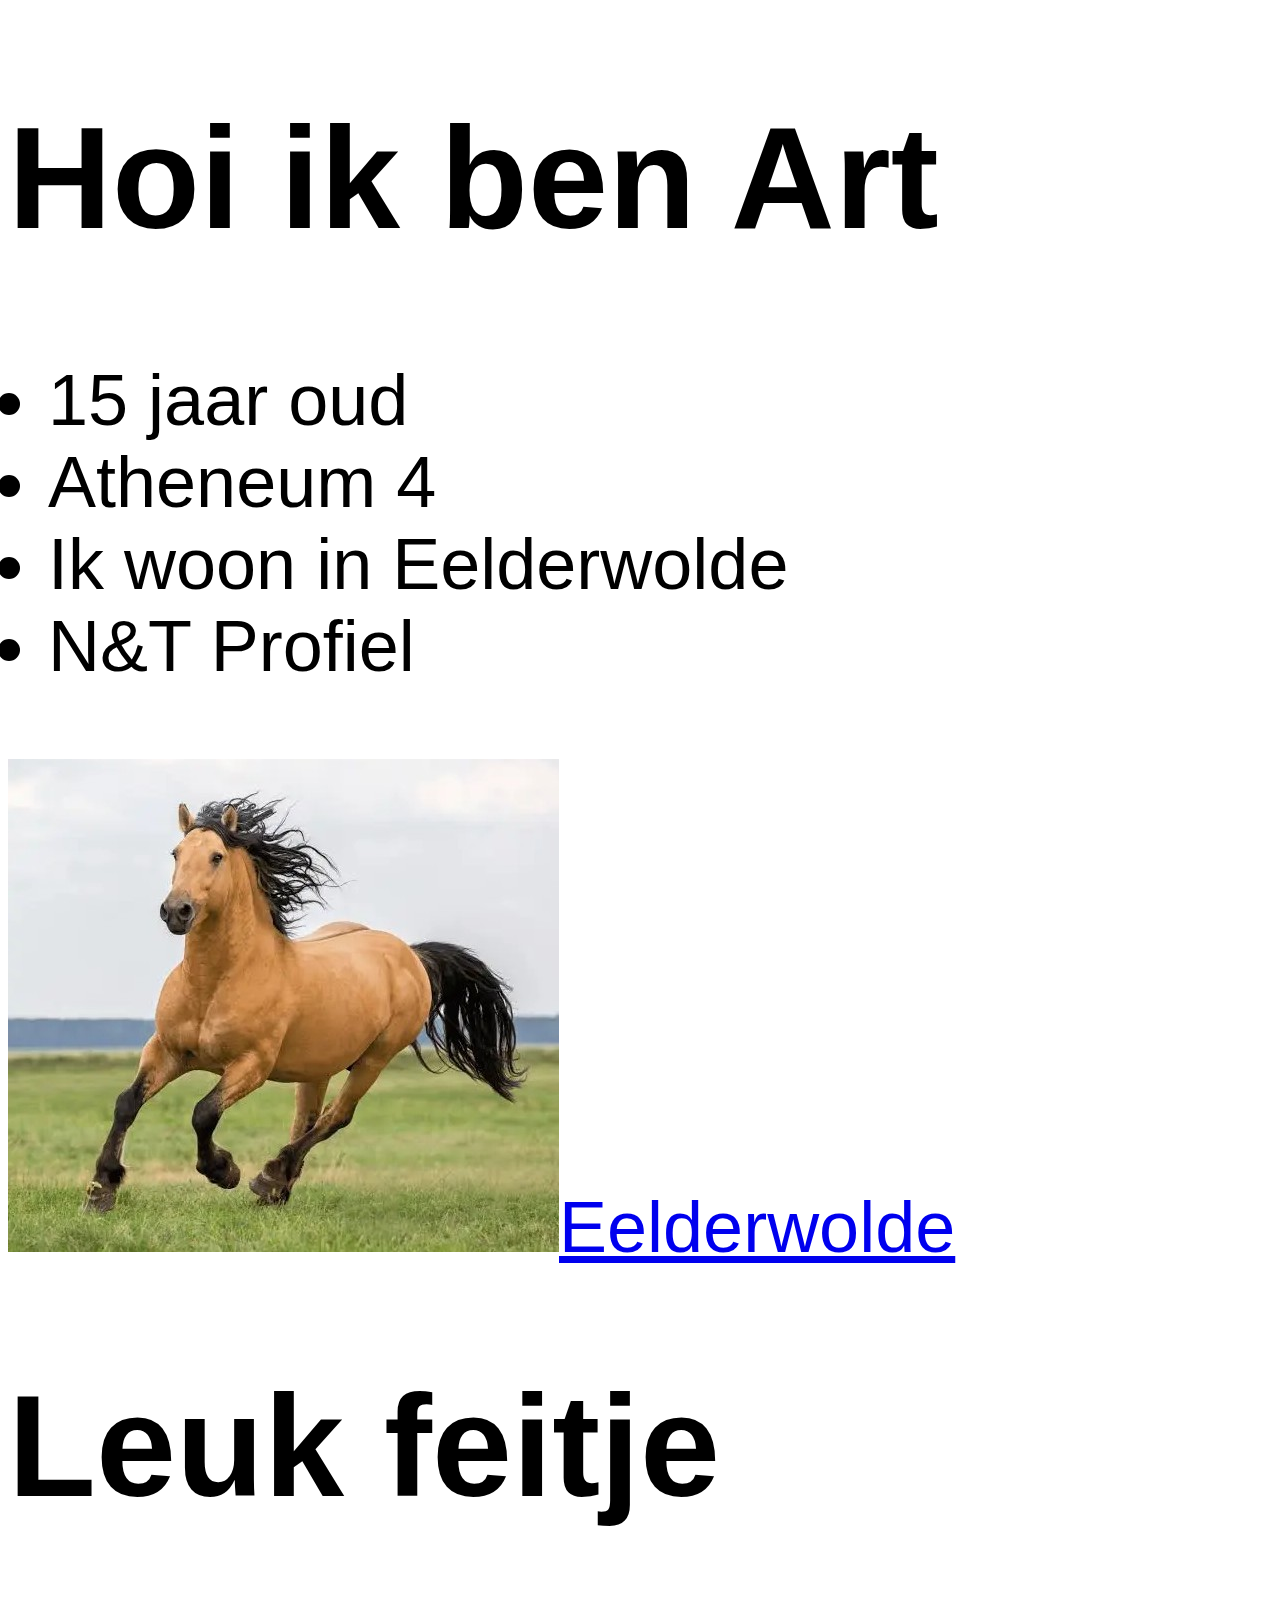
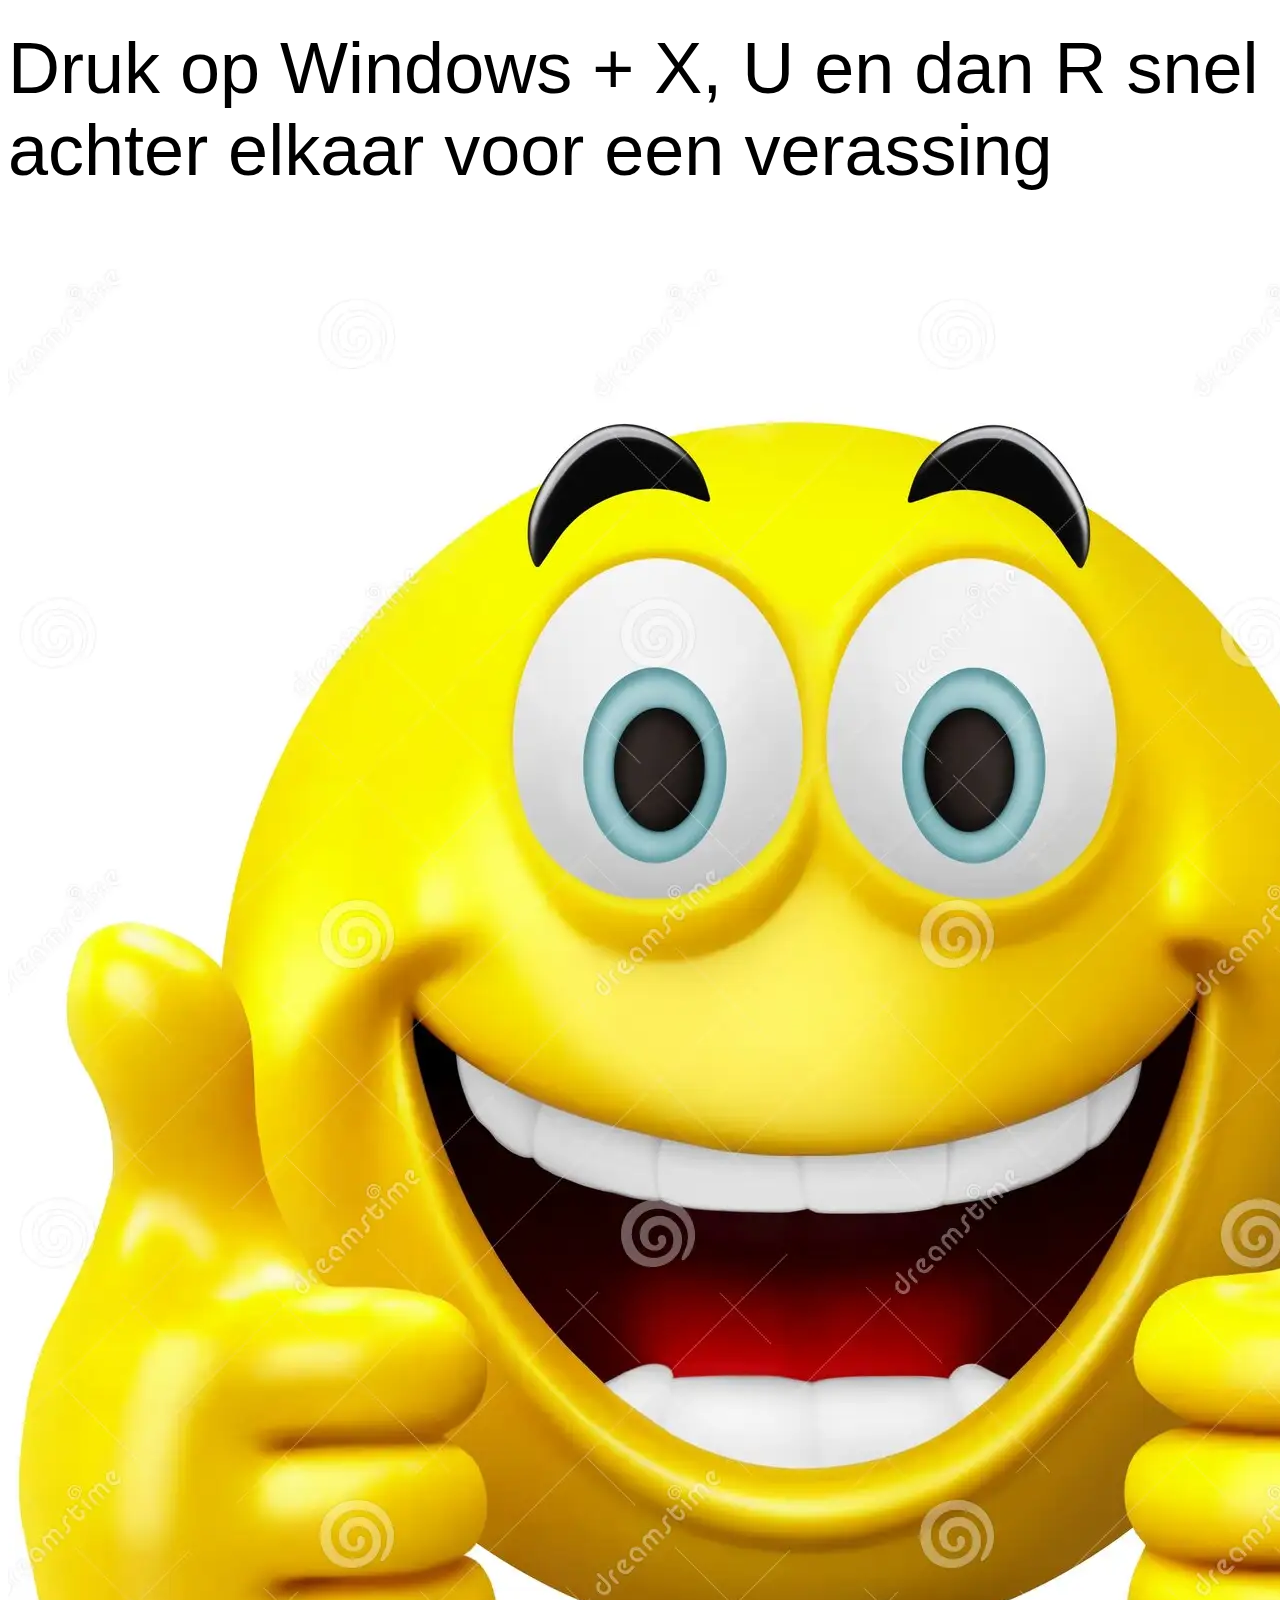
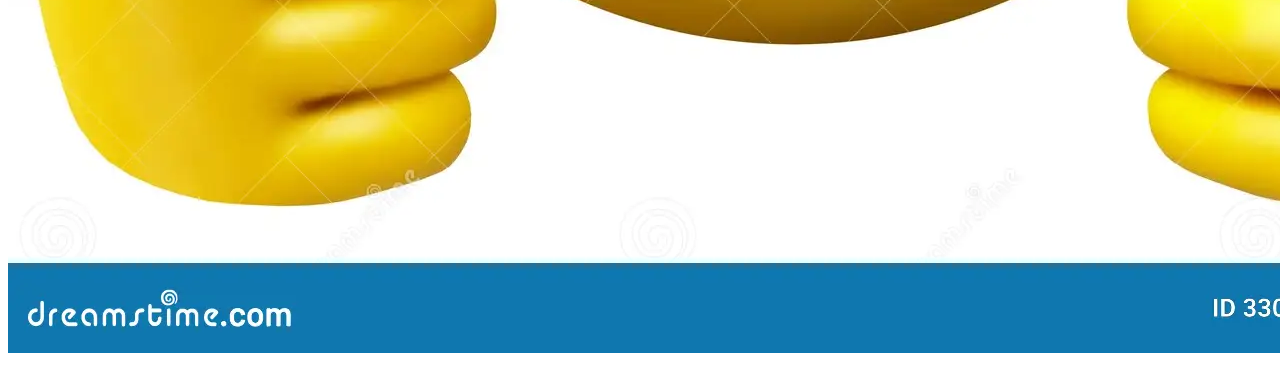
<file: overMij/index.html>
<!DOCTYPE html>
<html>
    <head>
        <!-- Van Codecadamy, cheatsheet -->
        <title>OverArt</title>
         <link rel="stylesheet" href= "overMij.css">
        <body>
        <h1>Hoi ik ben Art</h1>   
        <div> 
        <ul>
            <li>15 jaar oud</li>
            <li>Atheneum 4</li>
            <li>Ik woon in Eelderwolde</li>
             <li>N&T Profiel</li>
        </ul>
    </div>     
             <div>
<!-- Van Codecadamy, cheatsheet -->
<a href="https://www.google.com/maps/place/Eelderwolde/@53.1817427,6.5360588,14z/data=!3m1!4b1!4m6!3m5!1s0x47c832ed50aba2a7:0x3fcf8c1c5c97f94b!8m2!3d53.1784134!4d6.5429201!16zL20vMGNkZHJj?entry=ttu&g_ep=EgoyMDI1MDkxNy4wIKXMDSoASAFQAw%3D%3D">

    
    <img  id = "logo.jpg"
          src="logo.jpg">Eelderwolde
</a>
        
       <h1>
        Leuk feitje
       </h1>
       <p>
        Druk op Windows + X, U en dan R snel achter elkaar voor een verassing
       </p>
    <img id = "help.webp"  
         src="help.webp">
        </ul> 
        </body>
    </head>
</html>
</file>
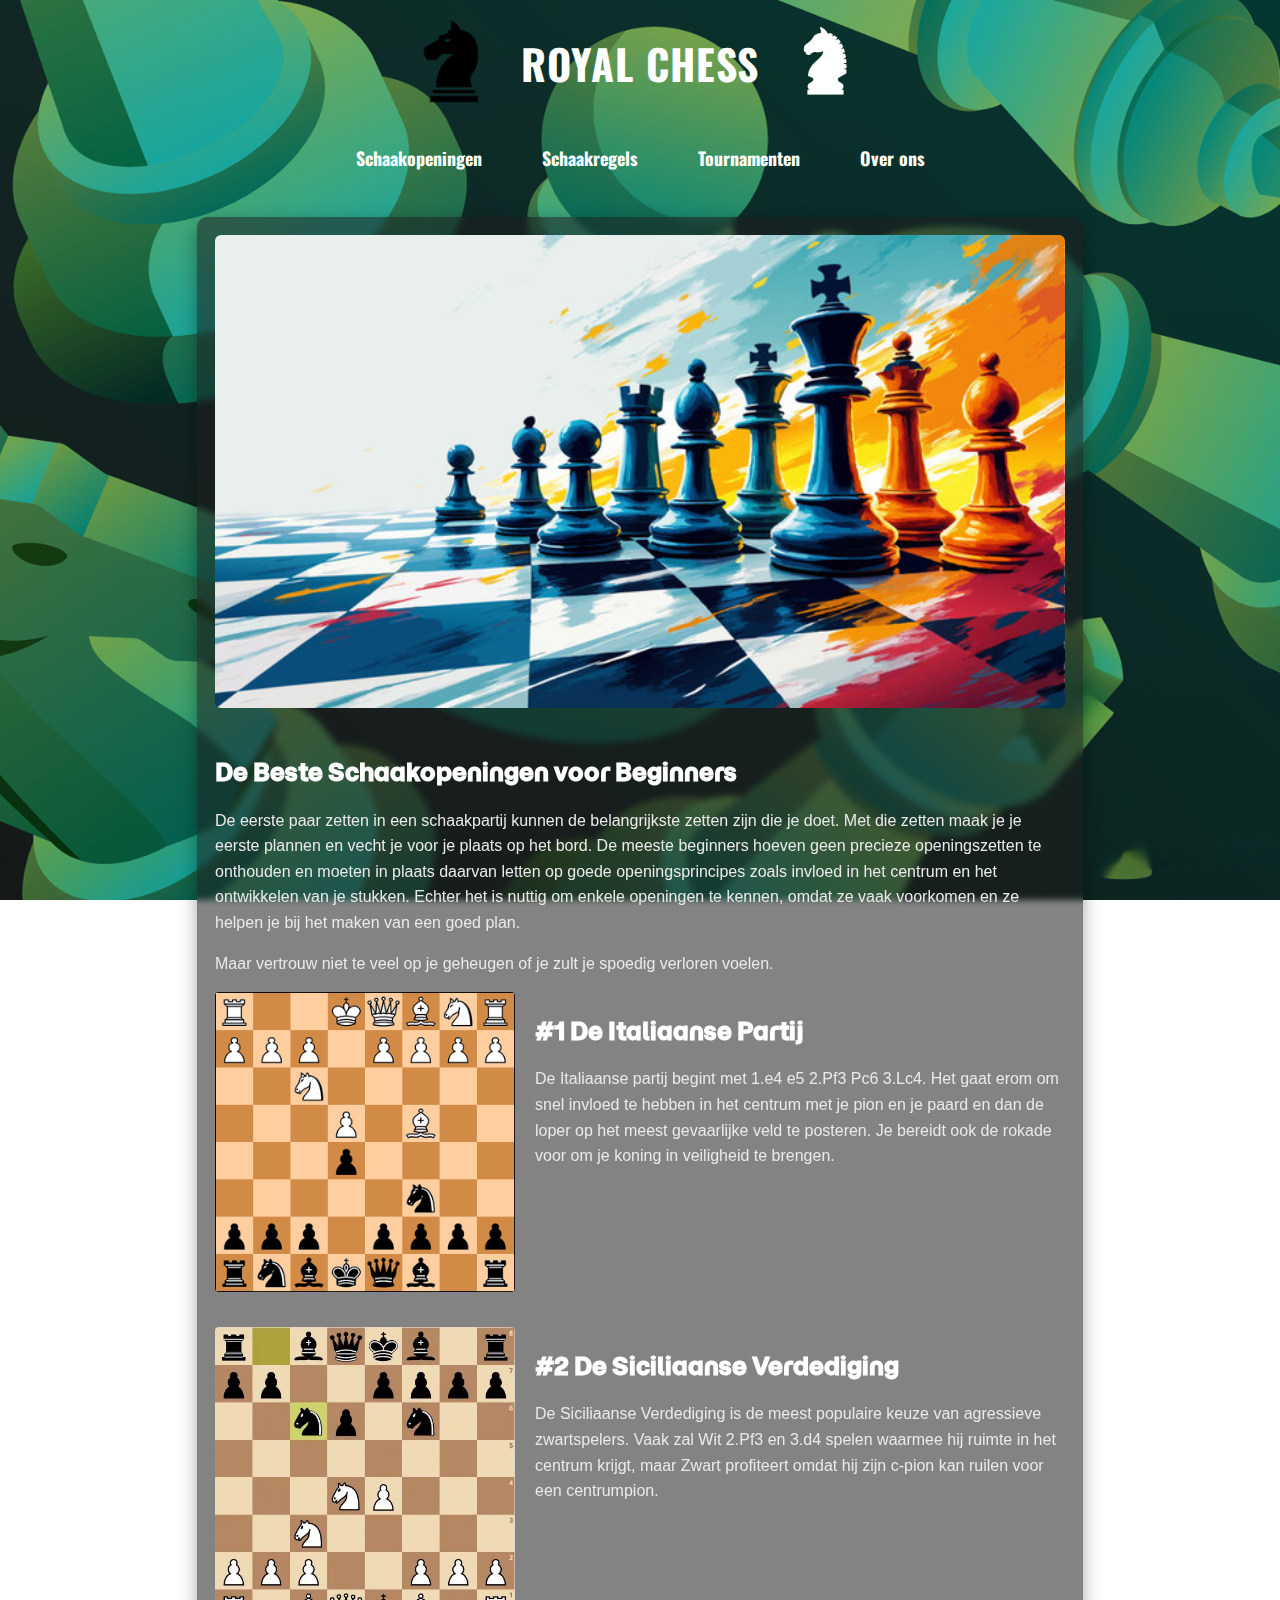
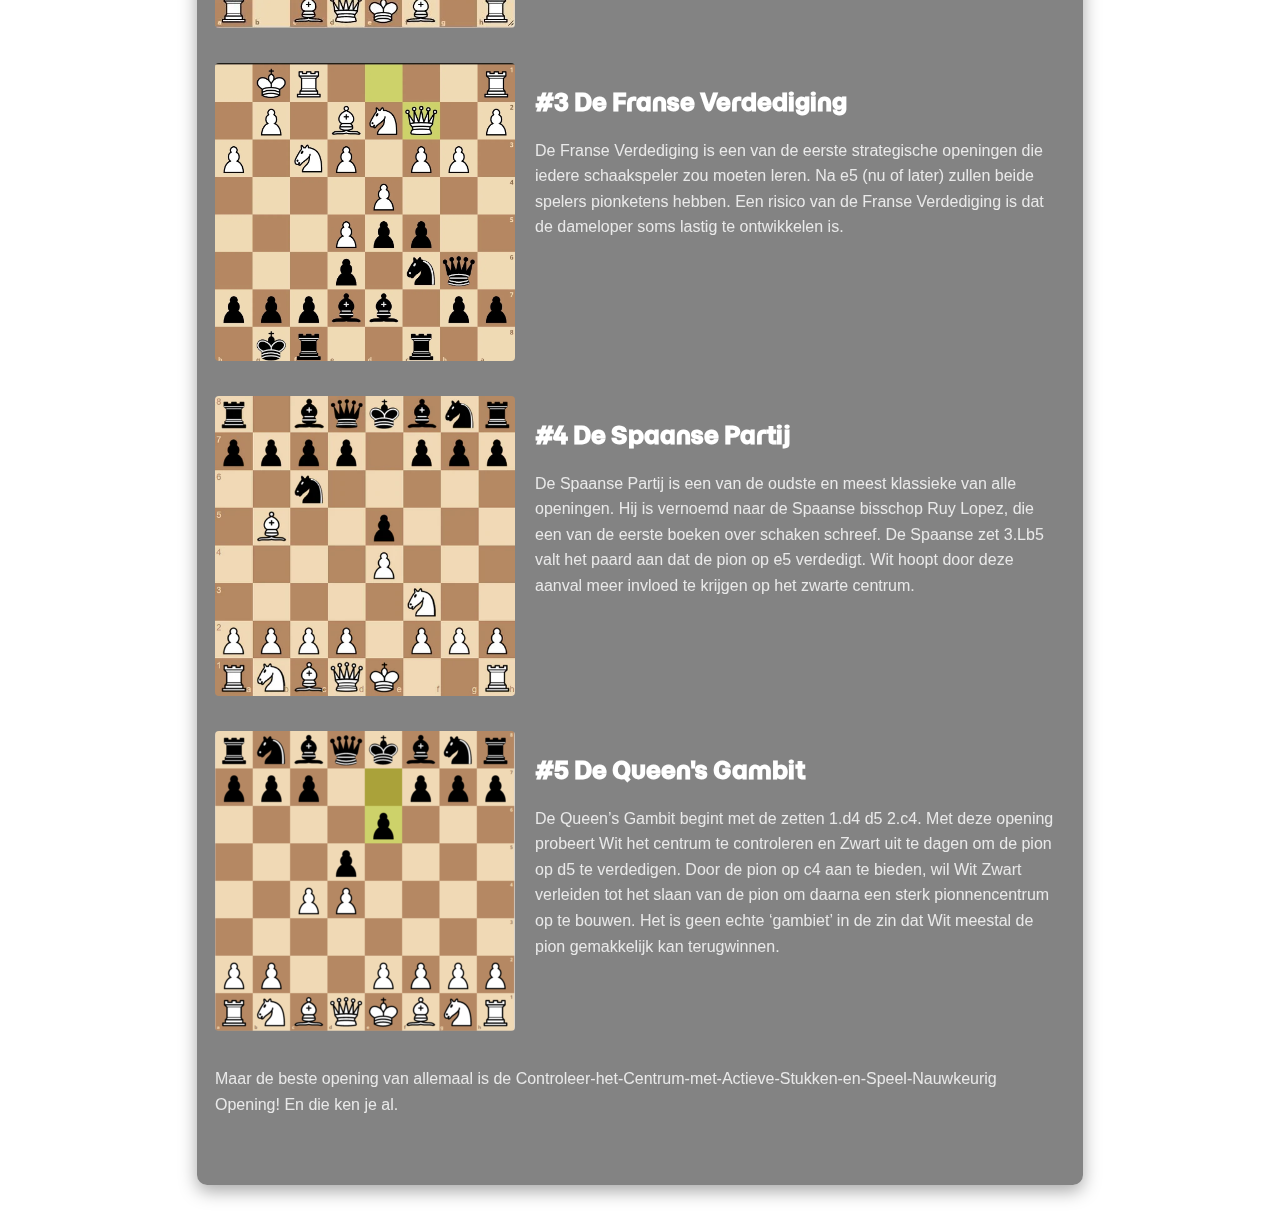
<file: PO/index.html>
<!DOCTYPE html>
<html lang="nl">
<head>
  <meta charset="UTF-8">
  <title>ROYAL CHESS</title>
  <link rel="stylesheet" href="css/vormgeving.css">
  <link href="https://fonts.googleapis.com/css2?family=Oswald:wght@200..700&display=swap" rel="stylesheet">
  <link href="https://fonts.googleapis.com/css2?family=Momo+Trust+Display&display=swap" rel="stylesheet">
</head>
<body>

<header>
  <div class="header-inner">
    <img class="Knight knight-left" src="images/Knight.png" alt="Knight">
    <h1 class="site-title">ROYAL CHESS</h1>
    <img class="Knight knight-right" src="images/Knight_F.png" alt="Knight">
  </div>
  <nav class="menu">
    <a href="schaakopeningen.html">Schaakopeningen</a>
    <a href="schaakregels.html">Schaakregels</a>
    <a href="tournamenten.html">Tournamenten</a>
    <a href="over-ons.html">Over ons</a>
  </nav>
</header>

<div class="container">
  <img class="header-image" src="images/Schaak.jpg" alt="Schaken">
<div class="opening">
  <div class="opening-text">
  <h2>De Beste Schaakopeningen voor Beginners</h2>

  <p>De eerste paar zetten in een schaakpartij kunnen de belangrijkste zetten zijn die je doet. Met die zetten maak je je eerste plannen en vecht je voor je plaats op het bord. De meeste beginners hoeven geen precieze openingszetten te onthouden en moeten in plaats daarvan letten op goede openingsprincipes zoals invloed in het centrum en het ontwikkelen van je stukken. Echter het is nuttig om enkele openingen te kennen, omdat ze vaak voorkomen en ze helpen je bij het maken van een goed plan.</p>

  <p>Maar vertrouw niet te veel op je geheugen of je zult je spoedig verloren voelen.</p>

  <div class="opening">
    <img class="Chess" src="images/Italiaanse Partij.png" alt="Italiaanse Partij">
    <div class="opening-text">
      <h2>#1 De Italiaanse Partij</h2>
      <p>De Italiaanse partij begint met 1.e4 e5 2.Pf3 Pc6 3.Lc4. Het gaat erom om snel invloed te hebben in het centrum met je pion en je paard en dan de loper op het meest gevaarlijke veld te posteren. Je bereidt ook de rokade voor om je koning in veiligheid te brengen.</p>
    </div>
  </div>

  <div class="opening">
    <img class="Chess" src="images/Siciliaanse Defense.png" alt="Siciliaanse Verdediging">
    <div class="opening-text">
      <h2>#2 De Siciliaanse Verdediging</h2>
      <p>De Siciliaanse Verdediging is de meest populaire keuze van agressieve zwartspelers. Vaak zal Wit 2.Pf3 en 3.d4 spelen waarmee hij ruimte in het centrum krijgt, maar Zwart profiteert omdat hij zijn c-pion kan ruilen voor een centrumpion.</p>
    </div>
  </div>

  <div class="opening">
    <img class="Chess" src="images/Franse verdediging.webp" alt="Franse Verdediging">
    <div class="opening-text">
      <h2>#3 De Franse Verdediging</h2>
      <p>De Franse Verdediging is een van de eerste strategische openingen die iedere schaakspeler zou moeten leren. Na e5 (nu of later) zullen beide spelers pionketens hebben. Een risico van de Franse Verdediging is dat de dameloper soms lastig te ontwikkelen is.</p>
    </div>
  </div>

  <div class="opening">
    <img class="Chess" src="images/Spaanse Partij.webp" alt="Spaanse Partij">
    <div class="opening-text">
      <h2>#4 De Spaanse Partij</h2>
      <p>De Spaanse Partij is een van de oudste en meest klassieke van alle openingen. Hij is vernoemd naar de Spaanse bisschop Ruy Lopez, die een van de eerste boeken over schaken schreef. De Spaanse zet 3.Lb5 valt het paard aan dat de pion op e5 verdedigt. Wit hoopt door deze aanval meer invloed te krijgen op het zwarte centrum.</p>
    </div>
  </div>

  <div class="opening">
    <img class="Chess" src="images/Queen's gambit.webp" alt="Queen's Gambit">
    <div class="opening-text">
      <h2>#5 De Queen's Gambit</h2>
      <p>De Queen’s Gambit begint met de zetten 1.d4 d5 2.c4. Met deze opening probeert Wit het centrum te controleren en Zwart uit te dagen om de pion op d5 te verdedigen. Door de pion op c4 aan te bieden, wil Wit Zwart verleiden tot het slaan van de pion om daarna een sterk pionnencentrum op te bouwen. Het is geen echte ‘gambiet’ in de zin dat Wit meestal de pion gemakkelijk kan terugwinnen.</p>
    </div>
  </div>

  <p>Maar de beste opening van allemaal is de Controleer-het-Centrum-met-Actieve-Stukken-en-Speel-Nauwkeurig Opening! En die ken je al.</p>
</div>

<script>
  // Menu-link active effect bij klik
  document.addEventListener('DOMContentLoaded', function () {
    const menuLinks = document.querySelectorAll('.menu a');
    menuLinks.forEach(link => {
      link.addEventListener('click', function () {
        menuLinks.forEach(l => l.classList.remove('selected'));
        this.classList.add('selected');
      });
    });
  });
</script>
</body>
</html>
</file>
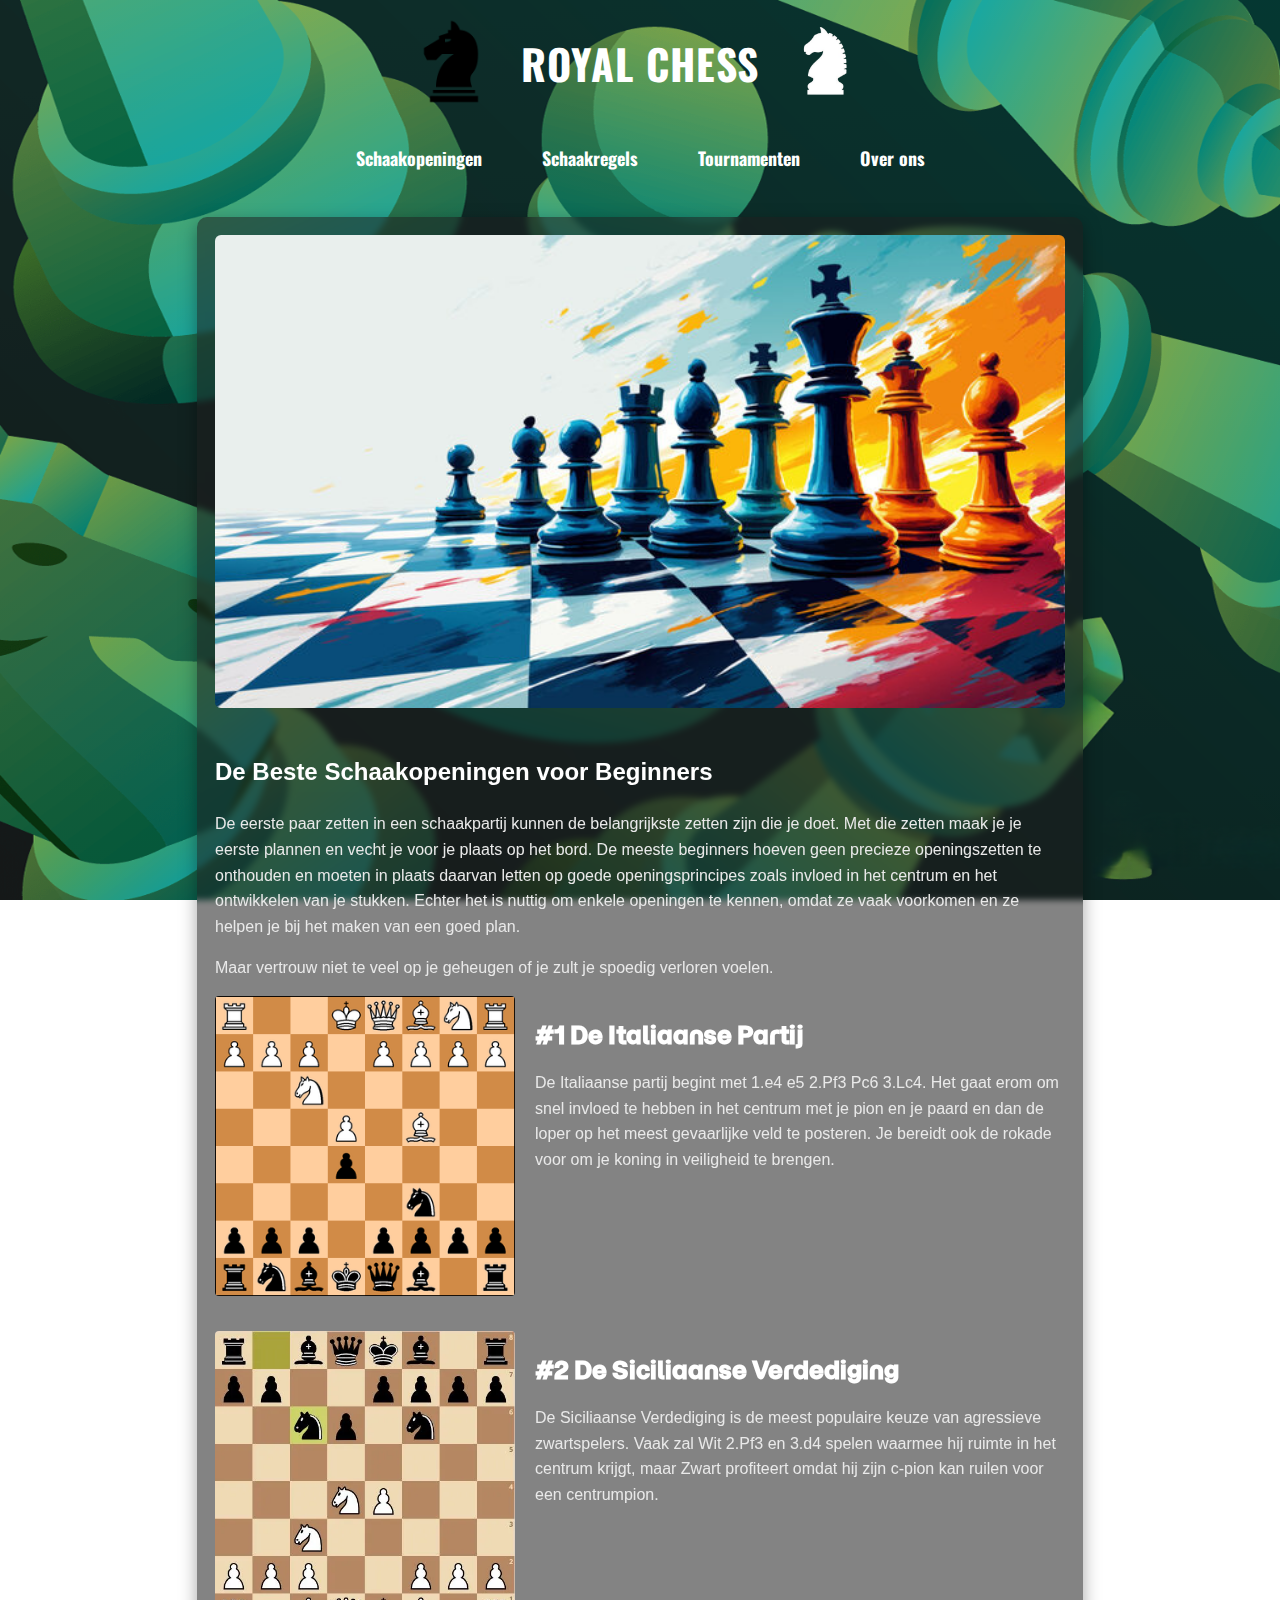
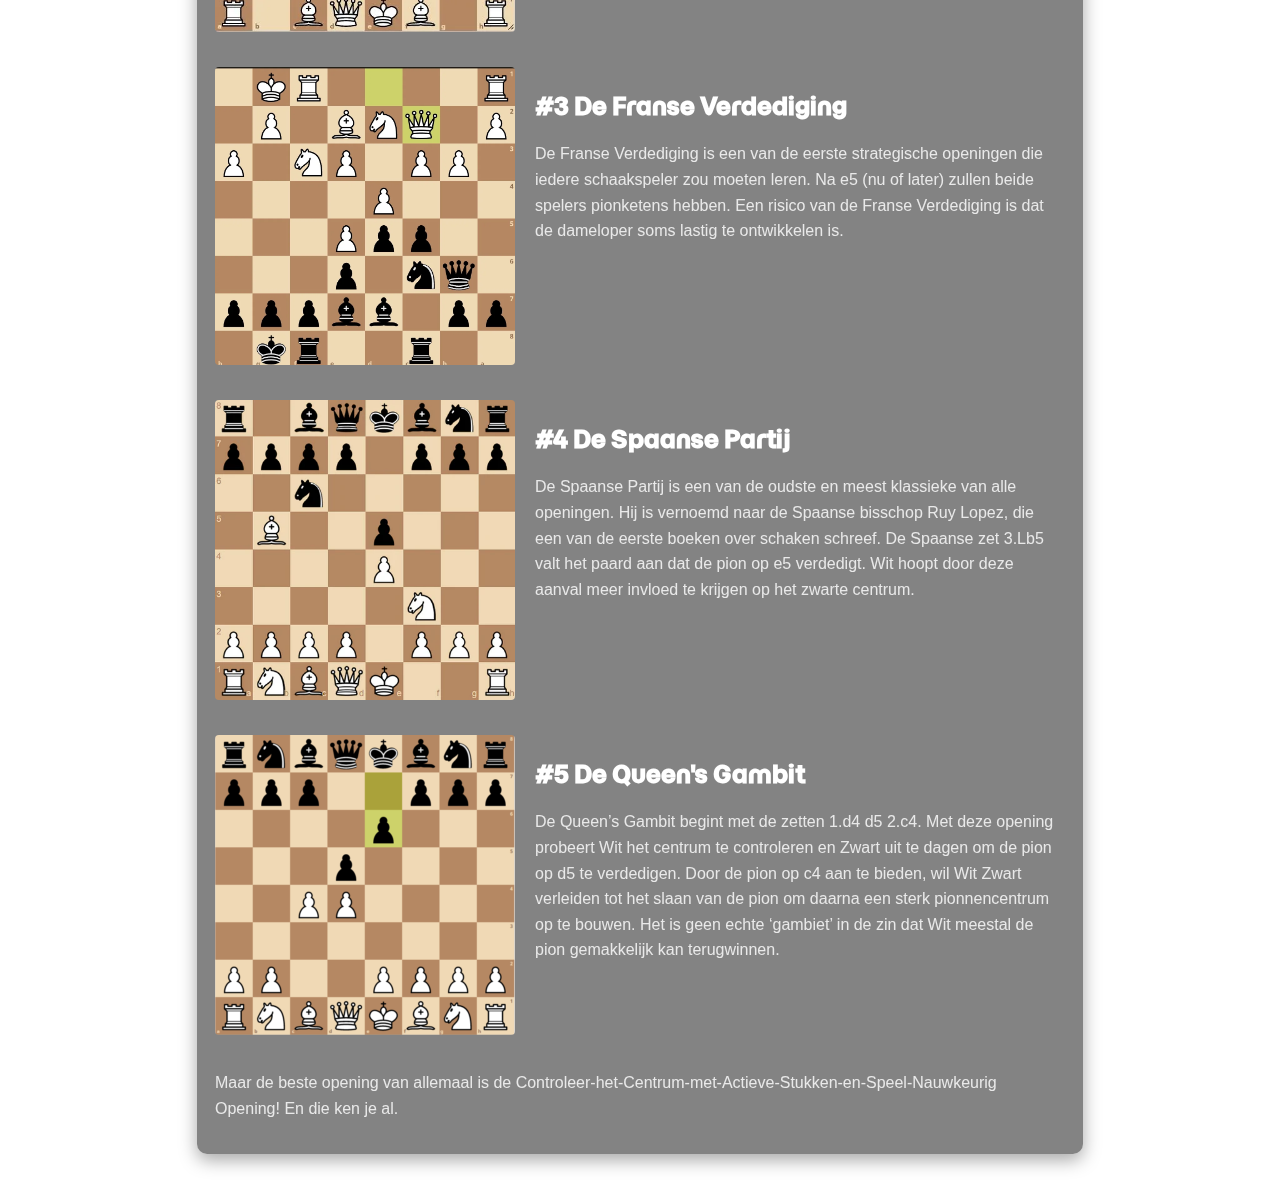
<file: PO/schaakopeningen.html>
<!DOCTYPE html>
<html lang="nl">
<head>
  <meta charset="UTF-8">
  <title>ROYAL CHESS</title>
  <link rel="stylesheet" href="css/vormgeving.css">
  <link href="https://fonts.googleapis.com/css2?family=Oswald:wght@200..700&display=swap" rel="stylesheet">
  <link href="https://fonts.googleapis.com/css2?family=Momo+Trust+Display&display=swap" rel="stylesheet">
</head>
<body>

<header>
  <div class="header-inner">
    <img class="Knight knight-left" src="images/Knight.png" alt="Knight">
    <h1 class="site-title">ROYAL CHESS</h1>
    <img class="Knight knight-right" src="images/Knight_F.png" alt="Knight">
  </div>
  <nav class="menu">
    <a href="schaakopeningen.html">Schaakopeningen</a>
    <a href="schaakregels.html">Schaakregels</a>
    <a href="tournamenten.html">Tournamenten</a>
    <a href="over-ons.html">Over ons</a>
  </nav>
</header>

<div class="container">
  <img class="header-image" src="images/Schaak.jpg" alt="Schaken">

  <h2>De Beste Schaakopeningen voor Beginners</h1>

  <p>De eerste paar zetten in een schaakpartij kunnen de belangrijkste zetten zijn die je doet. Met die zetten maak je je eerste plannen en vecht je voor je plaats op het bord. De meeste beginners hoeven geen precieze openingszetten te onthouden en moeten in plaats daarvan letten op goede openingsprincipes zoals invloed in het centrum en het ontwikkelen van je stukken. Echter het is nuttig om enkele openingen te kennen, omdat ze vaak voorkomen en ze helpen je bij het maken van een goed plan.</p>

  <p>Maar vertrouw niet te veel op je geheugen of je zult je spoedig verloren voelen.</p>

  <div class="opening">
    <img class="Chess" src="images/Italiaanse Partij.png" alt="Italiaanse Partij">
    <div class="opening-text">
      <h2>#1 De Italiaanse Partij</h2>
      <p>De Italiaanse partij begint met 1.e4 e5 2.Pf3 Pc6 3.Lc4. Het gaat erom om snel invloed te hebben in het centrum met je pion en je paard en dan de loper op het meest gevaarlijke veld te posteren. Je bereidt ook de rokade voor om je koning in veiligheid te brengen.</p>
    </div>
  </div>

  <div class="opening">
    <img class="Chess" src="images/Siciliaanse Defense.png" alt="Siciliaanse Verdediging">
    <div class="opening-text">
      <h2>#2 De Siciliaanse Verdediging</h2>
      <p>De Siciliaanse Verdediging is de meest populaire keuze van agressieve zwartspelers. Vaak zal Wit 2.Pf3 en 3.d4 spelen waarmee hij ruimte in het centrum krijgt, maar Zwart profiteert omdat hij zijn c-pion kan ruilen voor een centrumpion.</p>
    </div>
  </div>

  <div class="opening">
    <img class="Chess" src="images/Franse verdediging.webp" alt="Franse Verdediging">
    <div class="opening-text">
      <h2>#3 De Franse Verdediging</h2>
      <p>De Franse Verdediging is een van de eerste strategische openingen die iedere schaakspeler zou moeten leren. Na e5 (nu of later) zullen beide spelers pionketens hebben. Een risico van de Franse Verdediging is dat de dameloper soms lastig te ontwikkelen is.</p>
    </div>
  </div>

  <div class="opening">
    <img class="Chess" src="images/Spaanse Partij.webp" alt="Spaanse Partij">
    <div class="opening-text">
      <h2>#4 De Spaanse Partij</h2>
      <p>De Spaanse Partij is een van de oudste en meest klassieke van alle openingen. Hij is vernoemd naar de Spaanse bisschop Ruy Lopez, die een van de eerste boeken over schaken schreef. De Spaanse zet 3.Lb5 valt het paard aan dat de pion op e5 verdedigt. Wit hoopt door deze aanval meer invloed te krijgen op het zwarte centrum.</p>
    </div>
  </div>

  <div class="opening">
    <img class="Chess" src="images/Queen's gambit.webp" alt="Queen's Gambit">
    <div class="opening-text">
      <h2>#5 De Queen's Gambit</h2>
      <p>De Queen’s Gambit begint met de zetten 1.d4 d5 2.c4. Met deze opening probeert Wit het centrum te controleren en Zwart uit te dagen om de pion op d5 te verdedigen. Door de pion op c4 aan te bieden, wil Wit Zwart verleiden tot het slaan van de pion om daarna een sterk pionnencentrum op te bouwen. Het is geen echte ‘gambiet’ in de zin dat Wit meestal de pion gemakkelijk kan terugwinnen.</p>
    </div>
  </div>

  <p>Maar de beste opening van allemaal is de Controleer-het-Centrum-met-Actieve-Stukken-en-Speel-Nauwkeurig Opening! En die ken je al.</p>
</div>

<script>
  // Menu-link active effect bij klik
  document.addEventListener('DOMContentLoaded', function () {
    const menuLinks = document.querySelectorAll('.menu a');
    menuLinks.forEach(link => {
      link.addEventListener('click', function () {
        menuLinks.forEach(l => l.classList.remove('selected'));
        this.classList.add('selected');
      });
    });
  });
</script>
</body>
</html>
</file>
<file: overMij/overMij.css>
body {
    color: rgb(0, 0, 0);
    font-size: 4.5rem;
    font-family: 'Lucida Sans', 'Lucida Sans Regular',Geneva, Verdana, sans-serif;
}

#Introductie {
    border: 20px solid rgb(80, 156, 255);      
    background-color: #bde7fffd;   
    padding: 10px;               
    margin: 15px;              
}
#Favouriete_gerecht {
    border: 20px solid rgb(80, 156, 255);      
    background-color: #bde7fffd;   
    padding: 10px;               
    margin: 15px;              
}

#Lijst {
    border: 20px solid rgb(80, 156, 255);      
    background-color: #bde7fffd;   
    padding: 10px;               
    margin: 15px;       
    padding-left: 40px;       
}


#Talen {
    border: 20px solid rgb(80, 156, 255);      
    background-color: #bde7fffd;   
    padding: 10px;               
    margin: 15px;              
}
</file>
<file: PO/css/vormgeving.css>
.oswald {
  font-family: 'Oswald', Arial, sans-serif;
}


body {
  font-family: 'Noto Sans', Arial, sans-serif;
  line-height: 1.6;
  margin: 0;
  padding: 0;
  color: #ffffff;
  background-image: linear-gradient(rgba(100,100,100,0.30), rgba(40,40,40,0.30)), url('../images/chess-bg.jpg');
  background-size: cover;
  background-position: center;
  background-repeat: no-repeat;
  background-attachment: fixed;
  background-blend-mode: overlay;
}


.header-inner {
  display: flex;
  align-items: center;
  justify-content: center;
  gap: 22px;
  padding: 18px 20px;
  position: relative;
  z-index: 30;
}

.Knight {
  width: 90px;
  height: auto;
  display: block;
}

.site-title {
  font-family: 'Oswald', Arial, sans-serif;
  font-size: 2.6rem;
  color: #ffffff;
  margin: 0;
  letter-spacing: 1px;
  text-align: center;
}


.menu {
  display: flex;
  justify-content: center;
  gap: 32px;
  margin-top: 10px;
  font-family: 'Oswald', Arial, sans-serif;
  font-size: 1.12rem;
}


.menu a {
  color: #fff;
  text-decoration: none;
  font-family: inherit;
  padding: 8px 14px;            
  border-radius: 6px;          
  display: inline-block;        
  transition: background-color .18s ease, color .18s ease, transform .08s ease;
  cursor: pointer;
}


.menu a:hover,
.menu a:focus {
  background-color: #42c758;    
  color: #ffffff;               
  transform: translateY(-1px);  
  outline: none;
}


.container {
  max-width: 850px;
  margin: 36px auto;
  background-color: rgba(30,30,30,0.55);
  padding: 28px;
  border-radius: 10px;
  box-shadow: 0 6px 18px rgba(0,0,0,0.35);
  min-height: 60vh;
  overflow: auto;
  backdrop-filter: blur(3px);
  position: relative;
  z-index: 20;
  padding: 18px;
}

.header-image {
  width: 100%;
  height: auto;
  border-radius: 6px;
  margin-bottom: 18px;
}

p {
  margin-bottom: 15px;
  font-size: 1rem;
  color: #e9e9e9;
}

.opening {
  display: flex;
  gap: 20px;
  align-items: flex-start;
  margin-bottom: 35px;
}

.opening-text {
  flex: 1 1 auto;
}

.opening h2 {
  font-family: "Momo Trust Display", sans-serif;
  color: #ffffff;
  margin-bottom: 10px;
}

.Chess {
  flex: 0 0 300px;
  max-width: 300px;
  width: 100%;
  height: auto;
  display: block;
  border-radius: 4px;
}

a {
  color: #ffffff;
  text-decoration: none;
  font-weight: bold;
}

.scroll-box {
  width: 300px;
  height: 200px;
  overflow-y: scroll;
  border: 1px solid #ccc;
  padding: 10px;
}

@media (max-width: 990px) {
  .menu {
    position: static;
    width: 100%;
    margin: 12px 0;
    background: transparent;
    box-shadow: none;
    padding: 0;
  }
  header {
    padding: 14px 16px;
  }
}

@media (max-width: 720px) {
  .opening {
    display: block;
  }
  .Chess {
    max-width: 100%;
    flex: none;
    margin-bottom: 12px;
  }
  .Knight {
    width: 64px;
  }
  .site-title {
    font-size: 1.8rem;
  }
}
</file>
